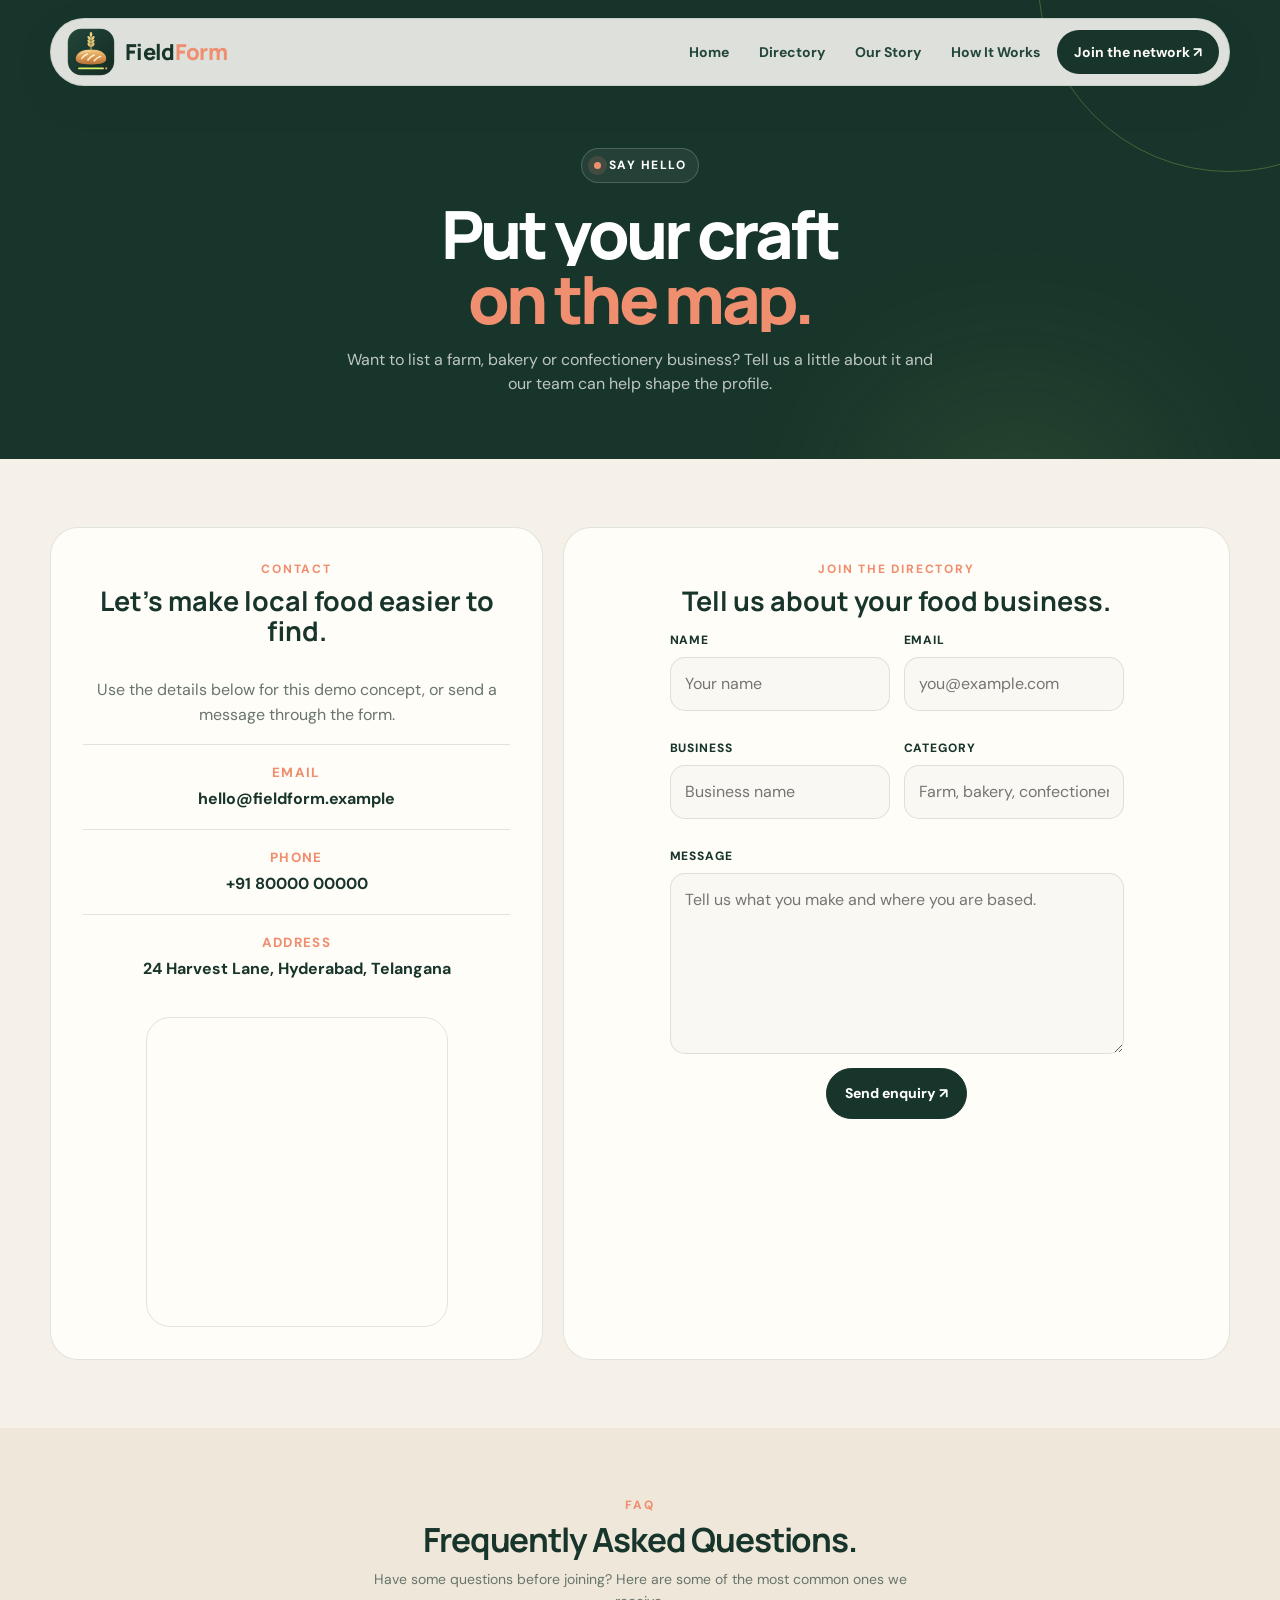
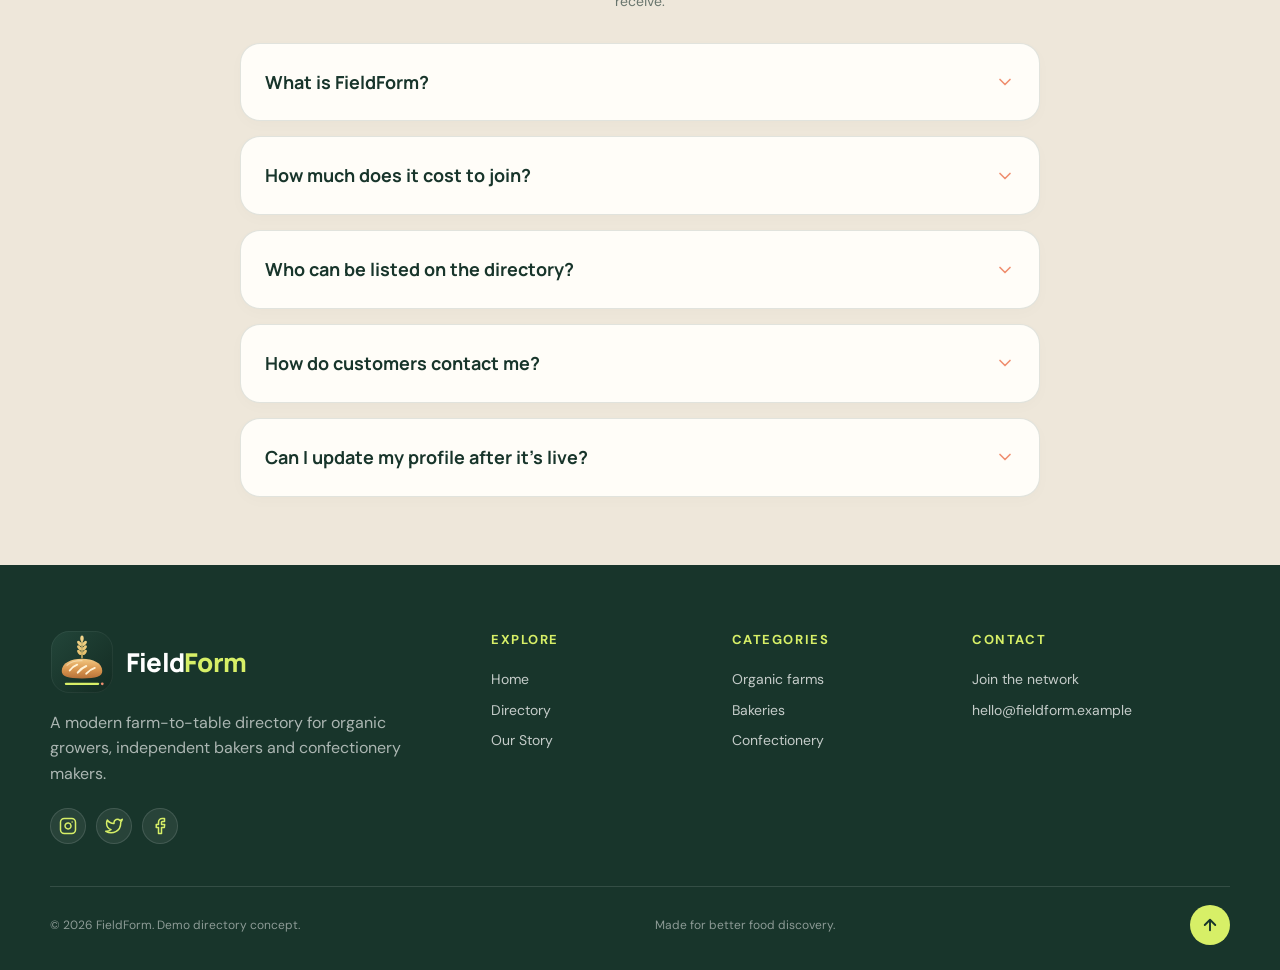
<file: contact.html>
<!doctype html><html lang="en"><head><meta charset="utf-8"><meta name="viewport" content="width=device-width,initial-scale=1"><title>Contact — FieldForm</title><link rel="icon" href="assets/logo-mark.svg"><link rel="stylesheet" href="assets/css/style.css"></head><body><div class="progress"><span></span></div><nav class="nav"><a class="brand" href="index.html"><img src="assets/logo-mark.svg" alt="FieldForm — Local Food Directory"><span class="brand-name">Field<b>Form</b></span></a><div class="links"><a href="index.html">Home</a><a href="directory.html">Directory</a><a href="story.html">Our Story</a><a href="workflow.html">How It Works</a><a class="nav-cta active" href="contact.html">Join the network ↗</a></div><button class="menu">☰</button><div class="mobile-menu"><a href="index.html">Home</a><a href="directory.html">Directory</a><a href="story.html">Our Story</a><a href="workflow.html">How It Works</a><a href="contact.html">Join the network ↗</a></div></nav><header class="page-hero"><div class="wrap"><div class="eyebrow"><i></i> Say hello</div><h1><span class="line"><span class="word">Put your</span> <span class="word">craft</span></span><span class="line"><span class="word accent">on the map.</span></span></h1><p>Want to list a farm, bakery or confectionery business? Tell us a little about it and our team can help shape the profile.</p></div></header><main><section><div class="wrap contact-grid"><div class="contact-info reveal from-left"><div class="kicker">Contact</div><h2>Let's make local food easier to find.</h2><p>Use the details below for this demo concept, or send a message through the form.</p><div class="contact-item"><small>Email</small><strong>hello@fieldform.example</strong></div><div class="contact-item"><small>Phone</small><strong>+91 80000 00000</strong></div><div class="contact-item"><small>Address</small><strong>24 Harvest Lane, Hyderabad, Telangana</strong></div><div class="map"><iframe title="Map" src="https://www.openstreetmap.org/export/embed.html?bbox=78.390%2C17.370%2C78.510%2C17.470&amp;layer=mapnik"></iframe></div></div><div class="form reveal from-right"><div class="kicker">Join the directory</div><h2>Tell us about your food business.</h2><form data-demo><div class="form-grid"><div class="field"><label>Name</label><input required placeholder="Your name"></div><div class="field"><label>Email</label><input type="email" required placeholder="you@example.com"></div><div class="field"><label>Business</label><input required placeholder="Business name"></div><div class="field"><label>Category</label><input required placeholder="Farm, bakery, confectionery"></div><div class="field full"><label>Message</label><textarea rows="6" required placeholder="Tell us what you make and where you are based."></textarea></div></div><button class="btn btn-primary" type="submit">Send enquiry ↗</button><div class="form-note">Thanks — your demo enquiry has been captured.</div></form></div></div></div></section><section class="band"><div class="wrap"><div class="section-head reveal"><div><div class="kicker">FAQ</div><h2>Frequently Asked Questions.</h2></div><p>Have some questions before joining? Here are some of the most common ones we receive.</p></div><div class="faq-list reveal"><details class="faq-item"><summary>What is FieldForm? <svg class="faq-arrow" width="20" height="20" viewBox="0 0 24 24" fill="none" stroke="currentColor" stroke-width="2" stroke-linecap="round" stroke-linejoin="round"><path d="m6 9 6 6 6-6"/></svg></summary><div class="faq-content">FieldForm is a local food directory designed to connect shoppers with independent food producers like organic farmers, bakers, and confectioners.</div></details><details class="faq-item"><summary>How much does it cost to join? <svg class="faq-arrow" width="20" height="20" viewBox="0 0 24 24" fill="none" stroke="currentColor" stroke-width="2" stroke-linecap="round" stroke-linejoin="round"><path d="m6 9 6 6 6-6"/></svg></summary><div class="faq-content">Joining the directory as a producer is currently free for our beta launch. We want to help as many independent makers as possible.</div></details><details class="faq-item"><summary>Who can be listed on the directory? <svg class="faq-arrow" width="20" height="20" viewBox="0 0 24 24" fill="none" stroke="currentColor" stroke-width="2" stroke-linecap="round" stroke-linejoin="round"><path d="m6 9 6 6 6-6"/></svg></summary><div class="faq-content">We welcome organic farms, artisan bakeries, and small-batch confectioners who are committed to transparency and quality ingredients.</div></details><details class="faq-item"><summary>How do customers contact me? <svg class="faq-arrow" width="20" height="20" viewBox="0 0 24 24" fill="none" stroke="currentColor" stroke-width="2" stroke-linecap="round" stroke-linejoin="round"><path d="m6 9 6 6 6-6"/></svg></summary><div class="faq-content">Customers can reach out to you directly through the contact information provided on your dedicated profile page.</div></details><details class="faq-item"><summary>Can I update my profile after it's live? <svg class="faq-arrow" width="20" height="20" viewBox="0 0 24 24" fill="none" stroke="currentColor" stroke-width="2" stroke-linecap="round" stroke-linejoin="round"><path d="m6 9 6 6 6-6"/></svg></summary><div class="faq-content">Yes! You can email our team at any time to update your photos, product offerings, or operating hours.</div></details></div></div></section></main><footer class="footer"><div class="wrap footer-grid"><div><div class="footer-brand"><img class="footer-logo" src="assets/logo-mark.svg" alt="FieldForm — Local Food Directory"><span class="brand-name">Field<b>Form</b></span></div><p>A modern farm-to-table directory for organic growers, independent bakers and confectionery makers.</p><div class="social-links"><a href="#" aria-label="Instagram"><svg width="18" height="18" viewBox="0 0 24 24" fill="none" stroke="currentColor" stroke-width="2" stroke-linecap="round" stroke-linejoin="round"><rect x="2" y="2" width="20" height="20" rx="5" ry="5"></rect><path d="M16 11.37A4 4 0 1 1 12.63 8 4 4 0 0 1 16 11.37z"></path><line x1="17.5" y1="6.5" x2="17.51" y2="6.5"></line></svg></a><a href="#" aria-label="Twitter"><svg width="18" height="18" viewBox="0 0 24 24" fill="none" stroke="currentColor" stroke-width="2" stroke-linecap="round" stroke-linejoin="round"><path d="M23 3a10.9 10.9 0 0 1-3.14 1.53 4.48 4.48 0 0 0-7.86 3v1A10.66 10.66 0 0 1 3 4s-4 9 5 13a11.64 11.64 0 0 1-7 2c9 5 20 0 20-11.5a4.5 4.5 0 0 0-.08-.83A7.72 7.72 0 0 0 23 3z"></path></svg></a><a href="#" aria-label="Facebook"><svg width="18" height="18" viewBox="0 0 24 24" fill="none" stroke="currentColor" stroke-width="2" stroke-linecap="round" stroke-linejoin="round"><path d="M18 2h-3a5 5 0 0 0-5 5v3H7v4h3v8h4v-8h3.81l.39-4h-4.2V7a1 1 0 0 1 1-1h3z"></path></svg></a></div></div><div><h3>Explore</h3><a href="index.html">Home</a><a href="directory.html">Directory</a><a href="story.html">Our Story</a></div><div><h3>Categories</h3><a href="directory.html">Organic farms</a><a href="directory.html">Bakeries</a><a href="directory.html">Confectionery</a></div><div><h3>Contact</h3><a href="contact.html">Join the network</a><a href="mailto:hello@fieldform.example">hello@fieldform.example</a></div></div><div class="wrap footer-bottom"><span>© 2026 FieldForm. Demo directory concept.</span><span>Made for better food discovery.</span><button class="back-to-top" onclick="window.scrollTo({top: 0, behavior: 'smooth'})" aria-label="Drop to top"><svg width="18" height="18" viewBox="0 0 24 24" fill="none" stroke="currentColor" stroke-width="2.5" stroke-linecap="round" stroke-linejoin="round"><path d="M12 19V5M5 12l7-7 7 7"/></svg></button></div></footer><script src="assets/js/app.js"></script></body></html>
</file>
<file: assets/css/style.css>
@import url('https://fonts.googleapis.com/css2?family=DM+Sans:wght@400;500;600;700&family=Manrope:wght@500;600;700;800&display=swap');
:root{--ink:#18352b;--ink2:#23463a;--paper:#f6f1e8;--paper2:#eee7da;--white:#fffdf8;--lime:#d7ef67;--coral:#ef8f70;--gold:#e5bd67;--muted:#68756d;--line:rgba(24,53,43,.13);--shadow:0 24px 70px rgba(28,48,39,.13);--radius:28px}*{box-sizing:border-box}html{scroll-behavior:smooth}body{margin:0;background:var(--paper);color:var(--ink);font-family:'DM Sans',sans-serif;font-size:16px;line-height:1.6;overflow-x:hidden}body:before{content:"";position:fixed;inset:0;pointer-events:none;opacity:.35;background-image:radial-gradient(rgba(24,53,43,.07) .7px,transparent .7px);background-size:14px 14px;z-index:-2}a{color:inherit;text-decoration:none}button,input,textarea{font:inherit}img{display:block;max-width:100%}.wrap{width:min(1180px,calc(100% - 40px));margin:auto}.progress{position:fixed;top:0;left:0;width:100%;height:3px;background:transparent;z-index:1000}.progress span{display:block;height:100%;width:0;background:var(--coral);transform-origin:left}.nav{position:fixed;top:18px;left:50%;transform:translateX(-50%);width:min(1180px,calc(100% - 28px));z-index:100;display:flex;align-items:center;justify-content:space-between;padding:9px 10px 9px 16px;background:rgba(255,253,248,.86);backdrop-filter:blur(18px);border:1px solid rgba(24,53,43,.1);border-radius:999px;box-shadow:0 14px 38px rgba(24,53,43,.1);transition:.35s ease}.nav.scrolled{top:10px;box-shadow:0 18px 45px rgba(24,53,43,.16)}.brand{display:flex;align-items:center;justify-content:flex-start;width:180px;height:48px;flex:none}.brand img{display:block;width:172px;height:39px;max-width:none;object-fit:contain;object-position:left center}.footer-logo{display:block;width:190px;height:auto;max-width:100%;object-fit:contain;margin-bottom:12px}.links{display:flex;align-items:center;gap:4px}.links a{position:relative;padding:10px 13px;border-radius:999px;font-size:14px;font-weight:700;color:var(--ink2);transition:.25s}.links a:after{content:"";position:absolute;left:14px;right:14px;bottom:5px;height:2px;background:var(--coral);transform:scaleX(0);transform-origin:center;transition:.25s}.links a:hover,.links a.active{background:#edf1df;color:var(--ink)}.links a:hover:after,.links a.active:after{transform:scaleX(1)}.nav-cta{background:var(--ink);color:var(--white)!important;padding:11px 17px!important}.nav-cta:hover{background:var(--coral)!important;color:#fff!important;transform:translateY(-2px)}.nav-cta:after{display:none}.menu{display:none;border:0;background:var(--ink);color:#fff;width:43px;height:43px;border-radius:50%;font-size:20px;cursor:pointer}.mobile-menu{display:none}.hero{min-height:760px;padding:150px 0 90px;position:relative;overflow:hidden}.hero-grid{display:grid;grid-template-columns:1.04fr .96fr;gap:70px;align-items:center}.eyebrow{display:inline-flex;align-items:center;gap:8px;padding:7px 12px;border:1px solid var(--line);border-radius:999px;background:rgba(255,255,255,.42);font-size:12px;font-weight:800;letter-spacing:.12em;text-transform:uppercase}.eyebrow i{width:7px;height:7px;border-radius:50%;background:var(--coral);box-shadow:0 0 0 6px rgba(239,143,112,.14);animation:pulse 1.8s infinite}.hero h1,.page-hero h1{font-family:Manrope,sans-serif;font-size:clamp(48px,6.1vw,82px);line-height:.98;letter-spacing:-.055em;margin:22px 0 22px;font-weight:800;max-width:720px}.hero h1 .line,.page-hero h1 .line{display:block;white-space:nowrap;overflow:hidden}.hero h1 .word,.page-hero h1 .word{display:inline-block;transform:translateY(115%) rotate(4deg);filter:blur(9px);animation:wordIn .9s cubic-bezier(.2,.75,.2,1) forwards}.hero h1 .word:nth-child(2){animation-delay:.1s}.hero h1 .word:nth-child(3){animation-delay:.2s}.hero h1 .word:nth-child(4){animation-delay:.3s}.hero h1 .word:nth-child(5){animation-delay:.4s}.accent{color:var(--coral)}.hero-copy{max-width:560px;color:var(--muted);font-size:18px}.hero-actions{display:flex;gap:12px;flex-wrap:wrap;margin-top:28px}.btn{display:inline-flex;align-items:center;justify-content:center;gap:10px;padding:13px 18px;border-radius:999px;border:1px solid var(--ink);font-weight:800;font-size:14px;transition:.25s;cursor:pointer}.btn-primary{background:var(--ink);color:#fff}.btn-primary:hover{transform:translateY(-3px);box-shadow:0 15px 30px rgba(24,53,43,.2)}.btn-light{background:transparent}.btn-light:hover{background:var(--white);transform:translateY(-3px)}.hero-visual{position:relative;min-height:520px}.hero-photo{position:absolute;right:0;top:0;width:min(490px,100%);height:520px;border-radius:48% 48% 26px 26px;overflow:hidden;box-shadow:var(--shadow);transform:rotate(2deg);animation:float 5.5s ease-in-out infinite}.hero-photo img{width:100%;height:100%;object-fit:cover}.hero-photo:after{content:"";position:absolute;inset:0;background:linear-gradient(135deg,rgba(24,53,43,.03),rgba(24,53,43,.2))}.orbit{position:absolute;border:1px solid rgba(24,53,43,.2);border-radius:50%;pointer-events:none}.orbit.one{width:550px;height:210px;right:-45px;top:130px;transform:rotate(-25deg);animation:spin 16s linear infinite}.orbit.two{width:420px;height:170px;right:25px;top:170px;transform:rotate(28deg);animation:spinReverse 11s linear infinite}.dot{position:absolute;width:12px;height:12px;background:var(--lime);border-radius:50%;box-shadow:0 0 0 8px rgba(215,239,103,.16);animation:drift 4s ease-in-out infinite}.dot.d1{right:42px;top:75px}.dot.d2{left:38px;bottom:100px;background:var(--coral);animation-delay:1s}.float-card{position:absolute;background:rgba(255,253,248,.9);backdrop-filter:blur(14px);border:1px solid rgba(24,53,43,.12);border-radius:20px;padding:15px 17px;box-shadow:0 18px 50px rgba(24,53,43,.14);z-index:3;animation:popFloat 4.5s ease-in-out infinite}.fc1{left:-15px;top:105px}.fc2{right:-5px;bottom:40px;animation-delay:1.2s}.float-card small{display:block;color:var(--muted);font-size:11px;text-transform:uppercase;letter-spacing:.1em}.float-card strong{display:block;margin-top:2px;font-size:18px}.ticker{background:var(--ink);color:var(--white);overflow:hidden;border-block:1px solid rgba(255,255,255,.08)}.ticker-track{width:max-content;display:flex;gap:45px;padding:13px 0;animation:marquee 24s linear infinite;font-size:12px;font-weight:800;letter-spacing:.14em;text-transform:uppercase}.ticker-track span{color:var(--lime)}section{padding:100px 0}.section-head{display:flex;align-items:end;justify-content:space-between;gap:30px;margin-bottom:38px}.kicker{font-size:12px;text-transform:uppercase;letter-spacing:.15em;font-weight:800;color:var(--coral);margin-bottom:7px}.section-head h2{font-family:Manrope,sans-serif;font-size:clamp(28px,3vw,42px);line-height:1.08;letter-spacing:-.035em;margin:0;white-space:nowrap}.section-head p{max-width:430px;margin:0;color:var(--muted)}.bento{display:grid;grid-template-columns:1.1fr .9fr .9fr;gap:18px}.card{background:var(--white);border:1px solid var(--line);border-radius:var(--radius);overflow:hidden;box-shadow:0 12px 40px rgba(24,53,43,.07);transition:transform .35s,box-shadow .35s}.card:hover{transform:translateY(-8px);box-shadow:var(--shadow)}.feature{grid-row:span 2;min-height:570px;position:relative;color:#fff;background:var(--ink)}.feature img{width:100%;height:100%;object-fit:cover;opacity:.82;transition:transform .7s}.feature:hover img{transform:scale(1.06)}.feature-content{position:absolute;inset:auto 25px 24px}.feature-content h3{font-family:Manrope;font-size:32px;line-height:1.08;margin:6px 0 10px}.feature-content p{margin:0;max-width:430px;color:rgba(255,255,255,.78)}.mini{padding:22px;min-height:275px}.mini img{height:150px;width:100%;object-fit:cover;border-radius:18px;margin-bottom:18px}.mini h3{font-family:Manrope;font-size:22px;line-height:1.15;margin:0 0 7px}.mini p{margin:0;color:var(--muted);font-size:14px}.band{background:var(--paper2)}.stats{display:grid;grid-template-columns:repeat(4,1fr);gap:14px}.stat{padding:24px;background:var(--white);border:1px solid var(--line);border-radius:22px}.stat strong{font-family:Manrope;font-size:42px;display:block}.stat span{color:var(--muted);font-size:13px}.split{display:grid;grid-template-columns:.95fr 1.05fr;gap:65px;align-items:center}.split-photo{border-radius:36px;overflow:hidden;min-height:520px;box-shadow:var(--shadow)}.split-photo img{width:100%;height:100%;object-fit:cover}.split-copy h2{font-family:Manrope;font-size:clamp(30px,3.5vw,48px);line-height:1.05;margin:0 0 18px;letter-spacing:-.04em}.split-copy p{color:var(--muted);max-width:600px}.checks{display:grid;gap:13px;margin:25px 0}.check{display:flex;gap:12px;align-items:flex-start}.check b{width:26px;height:26px;border-radius:50%;background:var(--lime);display:grid;place-items:center;font-size:13px;flex:none}.directory-grid{display:grid;grid-template-columns:repeat(3,1fr);gap:18px}.producer{background:var(--white);border:1px solid var(--line);border-radius:24px;overflow:hidden;transition:.35s}.producer:hover{transform:translateY(-8px)}.producer img{width:100%;height:235px;object-fit:cover;transition:.6s}.producer:hover img{transform:scale(1.05)}.producer-body{padding:19px}.tag{display:inline-block;padding:5px 9px;border-radius:999px;background:#edf1df;font-size:11px;font-weight:800;text-transform:uppercase;letter-spacing:.08em}.producer h3{font-family:Manrope;font-size:22px;margin:12px 0 5px}.producer p{color:var(--muted);font-size:14px;margin:0 0 14px}.meta{display:flex;justify-content:space-between;font-size:12px;color:var(--muted);padding-top:13px;border-top:1px solid var(--line)}.page-hero{padding:165px 0 75px;background:var(--ink);color:#fff;position:relative;overflow:hidden}.page-hero:before{content:"";position:absolute;width:520px;height:520px;border:1px solid rgba(215,239,103,.25);border-radius:50%;right:-120px;top:-250px;animation:spin 20s linear infinite}.page-hero:after{content:"";position:absolute;width:280px;height:280px;background:var(--lime);filter:blur(100px);opacity:.14;right:12%;bottom:-180px}.page-hero h1{max-width:850px}.page-hero p{max-width:640px;color:rgba(255,255,255,.72);font-size:18px}.page-hero .eyebrow{color:#fff;border-color:rgba(255,255,255,.18);background:rgba(255,255,255,.06)}.process{display:grid;grid-template-columns:repeat(4,1fr);gap:15px}.step{position:relative;padding:28px;background:var(--white);border:1px solid var(--line);border-radius:24px;min-height:250px;transition:.35s}.step:hover{transform:translateY(-8px) rotate(-1deg)}.step-no{font-family:Manrope;font-size:50px;color:var(--coral);line-height:1}.step h3{font-family:Manrope;font-size:20px;margin:22px 0 7px}.step p{margin:0;color:var(--muted);font-size:14px}.contact-grid{display:grid;grid-template-columns:.85fr 1.15fr;gap:25px}.contact-info,.form{background:var(--white);border:1px solid var(--line);border-radius:28px;padding:32px}.contact-info h2,.form h2{font-family:Manrope;font-size:30px;line-height:1.1;margin:0 0 15px}.contact-info p{color:var(--muted)}.contact-item{padding:17px 0;border-top:1px solid var(--line)}.contact-item small{display:block;color:var(--coral);font-weight:800;text-transform:uppercase;letter-spacing:.1em}.contact-item strong{display:block;margin-top:3px}.form-grid{display:grid;grid-template-columns:1fr 1fr;gap:14px}.field{display:grid;gap:7px;margin-bottom:14px}.field.full{grid-column:1/-1}.field label{font-size:12px;font-weight:800;text-transform:uppercase;letter-spacing:.08em}.field input,.field textarea{width:100%;border:1px solid var(--line);background:#faf8f2;border-radius:15px;padding:13px 14px;outline:none;color:var(--ink)}.field input:focus,.field textarea:focus{border-color:var(--coral);box-shadow:0 0 0 4px rgba(239,143,112,.12)}.map{margin-top:18px;border-radius:24px;overflow:hidden;border:1px solid var(--line);height:310px}.map iframe{width:100%;height:100%;border:0}.footer{background:var(--ink);color:#fff;padding:65px 0 25px}.footer-grid{display:grid;grid-template-columns:1.4fr .7fr .7fr .9fr;gap:40px}.footer-logo{width:175px}.footer p{color:rgba(255,255,255,.64);max-width:360px}.footer h3{font-size:13px;text-transform:uppercase;letter-spacing:.12em;color:var(--lime);margin:0 0 14px}.footer a{display:block;color:rgba(255,255,255,.75);padding:4px 0;font-size:14px}.footer a:hover{color:#fff}.footer-bottom{border-top:1px solid rgba(255,255,255,.12);margin-top:42px;padding-top:18px;display:flex;justify-content:space-between;color:rgba(255,255,255,.5);font-size:12px}.reveal{opacity:0;transform:translateY(28px);transition:opacity .75s ease,transform .75s cubic-bezier(.2,.7,.2,1)}.reveal.show{opacity:1;transform:none}.from-left{transform:translateX(-40px)}.from-right{transform:translateX(40px)}.show.from-left,.show.from-right{transform:none}.pop{animation:popIn .7s cubic-bezier(.2,.75,.2,1) both}.form-note{display:none;padding:11px 13px;background:#edf1df;border-radius:13px;margin-top:12px;font-size:13px}.form-note.show{display:block}@keyframes wordIn{to{transform:none;filter:none}}@keyframes float{0%,100%{transform:rotate(2deg) translateY(0)}50%{transform:rotate(0deg) translateY(-13px)}}@keyframes popFloat{0%,100%{transform:translateY(0) rotate(-1deg)}50%{transform:translateY(-11px) rotate(1deg)}}@keyframes drift{0%,100%{transform:translate(0,0)}50%{transform:translate(-22px,20px)}}@keyframes spin{to{transform:rotate(335deg)}}@keyframes spinReverse{to{transform:rotate(-332deg)}}@keyframes marquee{to{transform:translateX(-50%)}}@keyframes pulse{50%{box-shadow:0 0 0 11px rgba(239,143,112,.03)}}@keyframes popIn{from{opacity:0;transform:translateY(20px) scale(.94)}to{opacity:1;transform:none}}@media(max-width:950px){.links{display:none}.menu{display:block}.nav.open{border-radius:25px}.mobile-menu{display:none;position:absolute;top:68px;left:0;right:0;background:rgba(255,253,248,.97);backdrop-filter:blur(18px);padding:10px;border:1px solid var(--line);border-radius:22px;box-shadow:var(--shadow)}.mobile-menu.open{display:block}.mobile-menu a{display:block;padding:12px 14px;border-radius:13px;font-weight:700}.mobile-menu a:hover{background:#edf1df}.hero{padding-top:135px}.hero-grid,.split,.contact-grid{grid-template-columns:1fr}.hero-visual{min-height:510px}.hero-photo{left:0;right:0;margin:0 auto;transform:rotate(1deg);width:min(520px,92vw)}.orbit.one{left:50%;right:auto;transform:translateX(-50%) rotate(-25deg)}.orbit.two{left:50%;right:auto;transform:translateX(-50%) rotate(28deg)}.bento{grid-template-columns:1fr 1fr}.feature{grid-row:auto;grid-column:1/-1;min-height:480px}.directory-grid{grid-template-columns:1fr 1fr}.stats{grid-template-columns:1fr 1fr}.process{grid-template-columns:1fr 1fr}.footer-grid{grid-template-columns:1fr 1fr}.section-head{align-items:flex-start;flex-direction:column}.section-head h2{white-space:normal}.hero h1 .line,.page-hero h1 .line{white-space:normal}.hero-grid > div:first-child{text-align:center}.hero h1,.hero-copy{margin-left:auto;margin-right:auto}.hero-actions{flex-direction:column;align-items:stretch;width:100%;max-width:340px;margin-left:auto;margin-right:auto}}@media(max-width:620px){.wrap{width:min(100% - 26px,1180px)}.nav{top:9px}.brand img{width:128px}.hero{padding:120px 0 60px;min-height:auto}.hero h1,.page-hero h1{font-size:clamp(39px,12vw,58px);letter-spacing:-.05em}.hero-copy{font-size:16px}.hero-visual{min-height:430px;margin-top:15px}.hero-photo{height:420px}.float-card{padding:11px 12px}.fc1{left:0;top:65px}.fc2{right:0;bottom:25px}.ticker-track{font-size:10px}.bento,.directory-grid,.stats,.process,.form-grid{grid-template-columns:1fr}.feature{min-height:410px}.mini{min-height:auto}.section-head h2{font-size:30px}.section-head p{font-size:14px}.split-photo{min-height:390px}.page-hero{padding:135px 0 65px}.page-hero h1{max-width:100%}.page-hero p{font-size:16px}.contact-info,.form{padding:23px}.footer-grid{grid-template-columns:1fr 1fr;gap:25px}.footer-grid>div:first-child{grid-column:1/-1}.footer-bottom{flex-direction:column;gap:7px}.footer-logo{width:150px}}
@media(prefers-reduced-motion:reduce){*,*:before,*:after{animation-duration:.01ms!important;animation-iteration-count:1!important;scroll-behavior:auto!important;transition-duration:.01ms!important}}

/* FINAL REFINEMENT — centered composition, compact non-home pages, safe typography */
.brand{display:flex;align-items:center;flex:0 0 auto;min-width:0}.brand img{width:156px;height:38px;display:block;object-fit:contain}.footer-logo{width:178px;height:auto;display:block;object-fit:contain}
.nav{gap:18px}.links{min-width:0}.links a{white-space:nowrap}
.hero h1,.page-hero h1{overflow:visible;max-width:100%;word-break:normal;overflow-wrap:normal}
.hero h1 .line,.page-hero h1 .line{display:block;white-space:nowrap}
/* Keep all non-home hero copy visually compact and centered */
.page-hero{text-align:center;padding:148px 0 62px}.page-hero .wrap{display:flex;flex-direction:column;align-items:center}.page-hero .eyebrow{margin-inline:auto}.page-hero h1{font-size:clamp(42px,5.2vw,70px);line-height:.98;max-width:760px;margin:18px auto 16px}.page-hero p{font-size:16px;line-height:1.55;margin:0 auto;max-width:600px}
.page-hero:before{width:380px;height:380px;right:-140px;top:-210px}.page-hero:after{width:220px;height:220px}
/* Center all non-home content while keeping form controls practical */
body:not(:has(.hero)) main{text-align:center}body:not(:has(.hero)) .section-head{justify-content:center;align-items:center;flex-direction:column;text-align:center;gap:10px;margin-bottom:30px}body:not(:has(.hero)) .section-head h2{white-space:nowrap;font-size:clamp(24px,2.6vw,34px)}body:not(:has(.hero)) .section-head p{max-width:560px;text-align:center;font-size:14px}
body:not(:has(.hero)) .producer-body{text-align:center}.producer-body .meta{justify-content:center;gap:24px}.producer h3{font-size:20px}.producer p{max-width:330px;margin:0 auto 14px}
body:not(:has(.hero)) .step{text-align:center}.step-no{display:block}.step p{max-width:270px;margin-inline:auto}
body:not(:has(.hero)) .contact-grid{text-align:center}.contact-info,.form{display:flex;flex-direction:column;align-items:center}.contact-info p{max-width:470px}.contact-item{width:100%}.form{width:100%}.form-grid{width:100%;text-align:left}.form .btn{align-self:center}.form h2,.contact-info h2{font-size:27px}
/* Smaller, consistent sections on non-home pages */
body:not(:has(.hero)) section{padding:68px 0}body:not(:has(.hero)) .contact-grid{gap:20px}body:not(:has(.hero)) .directory-grid{gap:16px}body:not(:has(.hero)) .producer img{height:210px}body:not(:has(.hero)) .process{gap:14px}
/* Home headings stay balanced rather than oversized */
.hero h1{font-size:clamp(46px,6vw,76px);line-height:.98}.hero-copy{max-width:560px}.hero-actions{display:flex;align-items:center;gap:10px;flex-wrap:wrap}
/* Prevent any text/card overflow */
h1,h2,h3,p,a,span,strong{overflow-wrap:break-word}.card,.producer,.step,.contact-info,.form{min-width:0}.card h3,.producer h3,.step h3,.section-head h2{overflow-wrap:normal;word-break:normal}
@media(max-width:950px){.brand img{width:145px;height:36px}.page-hero h1{font-size:clamp(40px,8vw,62px)}body:not(:has(.hero)) .section-head h2{white-space:normal}.page-hero .line{white-space:nowrap}}
@media(max-width:620px){.brand img{width:130px;height:34px}.footer-logo{width:158px}.nav{gap:8px;padding-left:12px}.page-hero{padding:125px 0 52px}.page-hero h1{font-size:clamp(36px,10.5vw,52px);line-height:1.02;max-width:100%}.page-hero .line{white-space:nowrap}.page-hero p{font-size:15px;max-width:330px}.page-hero:before{width:250px;height:250px;right:-130px;top:-130px}body:not(:has(.hero)) section{padding:54px 0}body:not(:has(.hero)) .section-head h2{font-size:26px}body:not(:has(.hero)) .section-head p{font-size:13px}.producer-body{padding:18px}.step{padding:23px}.contact-info,.form{padding:22px}}


/* Directory craft discovery */
.directory-discover{padding:72px 0;background:var(--paper2);border-top:1px solid var(--line)}
.center-head{align-items:center;text-align:center;justify-content:center;flex-direction:column;gap:10px;margin-bottom:28px}
.center-head h2{white-space:nowrap}
.center-head p{max-width:600px;text-align:center}
.craft-grid{display:grid;grid-template-columns:repeat(3,1fr);gap:16px}
.craft-card{position:relative;display:flex;flex-direction:column;justify-content:space-between;min-height:210px;padding:22px;background:var(--white);border:1px solid var(--line);border-radius:24px;box-shadow:0 10px 30px rgba(24,53,43,.06);overflow:hidden;transition:transform .35s ease,box-shadow .35s ease}
.craft-card:before{content:"";position:absolute;width:130px;height:130px;border-radius:50%;right:-48px;top:-48px;background:rgba(215,239,103,.32);transition:transform .5s ease}
.craft-card:hover{transform:translateY(-7px);box-shadow:var(--shadow)}
.craft-card:hover:before{transform:scale(1.45)}
.craft-icon{position:relative;z-index:1;width:40px;height:40px;border-radius:13px;display:grid;place-items:center;background:var(--ink);color:var(--lime);font:800 12px Manrope}
.craft-card div:nth-child(2){position:relative;z-index:1}
.craft-card span{display:block;margin:14px 0 5px;color:var(--coral);font-size:11px;font-weight:800;letter-spacing:.13em;text-transform:uppercase}
.craft-card h3{font:800 24px/1.12 Manrope;margin:0 0 7px;letter-spacing:-.025em}
.craft-card p{color:var(--muted);font-size:14px;line-height:1.5;margin:0;max-width:330px}
.craft-card>b{position:relative;z-index:1;align-self:flex-start;margin-top:16px;font-size:13px}
@media(max-width:900px){.brand{width:160px;height:44px}.brand img{width:154px;height:36px}}
@media(max-width:900px){.craft-grid{grid-template-columns:1fr 1fr}}
@media(max-width:620px){.brand{width:44px;height:44px}.brand img{width:39px;height:39px}.craft-grid{grid-template-columns:1fr}.directory-discover{padding:52px 0}.center-head h2{white-space:normal}}

/* Final logo lockup: symbol + FieldForm wordmark, never crop or overlap */
.brand img{width:188px;height:48px;max-width:100%;display:block;object-fit:contain;object-position:left center}
.footer-logo{width:215px;height:56px;max-width:100%;display:block;object-fit:contain;object-position:left center}
@media(max-width:620px){.brand img{width:158px;height:44px}.footer-logo{width:190px;height:52px}}

/* Drop to top button */
/* Drop to top button */
.back-to-top{background:var(--lime);color:var(--ink);border:none;width:40px;height:40px;padding:0;border-radius:50%;cursor:pointer;transition:.35s ease;display:inline-flex;align-items:center;justify-content:center}
.back-to-top:hover{background:var(--coral);color:#fff;transform:translateY(-4px);box-shadow:0 10px 25px rgba(239,143,112,.25)}
.footer-bottom{align-items:center}
@media(max-width:620px){.back-to-top{margin-top:10px;align-self:flex-start}}

/* Fix split-photo image filling the container */
.split-photo{display:flex}
.split-photo img{flex:1;height:100%;width:100%;object-fit:cover;min-height:520px}

/* Social links in footer */
.social-links{display:flex;gap:10px;margin-top:22px}
.footer .social-links a{display:flex;align-items:center;justify-content:center;width:36px;height:36px;border-radius:50%;background:rgba(255,255,255,.07);color:var(--lime);padding:0;transition:.3s ease;border:1px solid rgba(255,255,255,.12)}
.footer .social-links a:hover{background:var(--lime);color:var(--ink);transform:translateY(-3px);border-color:var(--lime)}

/* Fix nav-cta active state */
.links a.nav-cta.active{background:var(--ink)!important;color:var(--white)!important}

/* FAQ Styles */
.faq-list {
    max-width: 800px;
    margin: 0 auto;
    display: flex;
    flex-direction: column;
    gap: 15px;
    text-align: left;
}
.faq-item {
    background: var(--white);
    border: 1px solid var(--line);
    border-radius: 20px;
    overflow: hidden;
    transition: 0.3s ease;
    box-shadow: 0 4px 15px rgba(24,53,43,.02);
}
.faq-item:hover {
    border-color: var(--coral);
    box-shadow: 0 8px 25px rgba(24,53,43,.06);
}
.faq-item summary {
    font-family: Manrope, sans-serif;
    font-size: 18px;
    font-weight: 700;
    padding: 24px;
    cursor: pointer;
    list-style: none;
    display: flex;
    justify-content: space-between;
    align-items: center;
    color: var(--ink);
    outline: none;
}
.faq-item summary::-webkit-details-marker {
    display: none;
}
.faq-arrow {
    flex: none;
    transition: transform 0.35s cubic-bezier(0.2, 0.75, 0.2, 1);
    color: var(--coral);
}
.faq-item[open] .faq-arrow {
    transform: rotate(180deg);
}
.faq-content {
    padding: 0 24px 24px;
    color: var(--muted);
    font-size: 15px;
    line-height: 1.6;
    animation: popIn 0.4s ease-out;
}

/* Mobile only: home hero heading + paragraph wrap inside the screen */
@media (max-width: 620px) {
    .hero .hero-grid { grid-template-columns: minmax(0, 1fr); }
    .hero .hero-grid > div:first-child { min-width: 0; max-width: 100%; text-align: center; }
    .hero h1 { font-size: clamp(34px, 10vw, 50px); max-width: 100%; margin-left: auto; margin-right: auto; }
    .hero h1 .line { display: block; white-space: normal; overflow: visible; }
    .hero .hero-copy { max-width: 100%; margin-left: auto; margin-right: auto; overflow-wrap: break-word; }
    .hero .hero-actions { display: flex; flex-direction: column; align-items: stretch; width: 100%; max-width: 300px; margin-left: auto; margin-right: auto; }
    .hero .hero-actions .btn { width: 100%; font-size: 15px; padding: 15px 20px; }
}

/* Mobile only: footer stacked one by one and centered (all pages) */
@media (max-width: 620px) {
    .footer .footer-grid { grid-template-columns: 1fr; gap: 30px; text-align: center; }
    .footer .footer-grid > div { grid-column: auto; display: flex; flex-direction: column; align-items: center; }
    .footer .footer-logo { object-position: center; margin-left: auto; margin-right: auto; }
    .footer p { margin-left: auto; margin-right: auto; text-align: center; }
    .footer .social-links { justify-content: center; }
    .footer .footer-bottom { flex-direction: column; align-items: center; text-align: center; }
    .footer .back-to-top { align-self: center; }
}

/* New square bakery logo mark (navbar + footer) */
.brand { width: auto; height: 48px; }
.brand img { width: 48px; height: 48px; object-fit: contain; object-position: center; }
.footer .footer-logo { width: 64px; height: 64px; object-fit: contain; object-position: center; margin-bottom: 14px; }
@media (max-width: 620px) {
    .brand { width: auto; height: 44px; }
    .brand img { width: 44px; height: 44px; }
    .footer .footer-logo { width: 60px; height: 60px; }
}

/* Website name beside the logo (navbar + footer) */
.brand { display: flex; align-items: center; gap: 10px; }
.brand-name { font-family: Manrope, sans-serif; font-size: 22px; font-weight: 800; letter-spacing: -0.03em; line-height: 1; color: var(--ink); white-space: nowrap; }
.brand-name b { font-weight: 800; color: var(--coral); }
.footer-brand { display: flex; align-items: center; gap: 12px; margin-bottom: 14px; }
.footer-brand .footer-logo { margin: 0; }
.footer-brand .brand-name { font-size: 26px; color: #fff; }
.footer-brand .brand-name b { color: var(--lime); }
@media (max-width: 620px) {
    .brand { gap: 8px; }
    .brand-name { font-size: 19px; }
    .footer-brand { justify-content: center; }
    .footer-brand .brand-name { font-size: 24px; }
}
</file>
